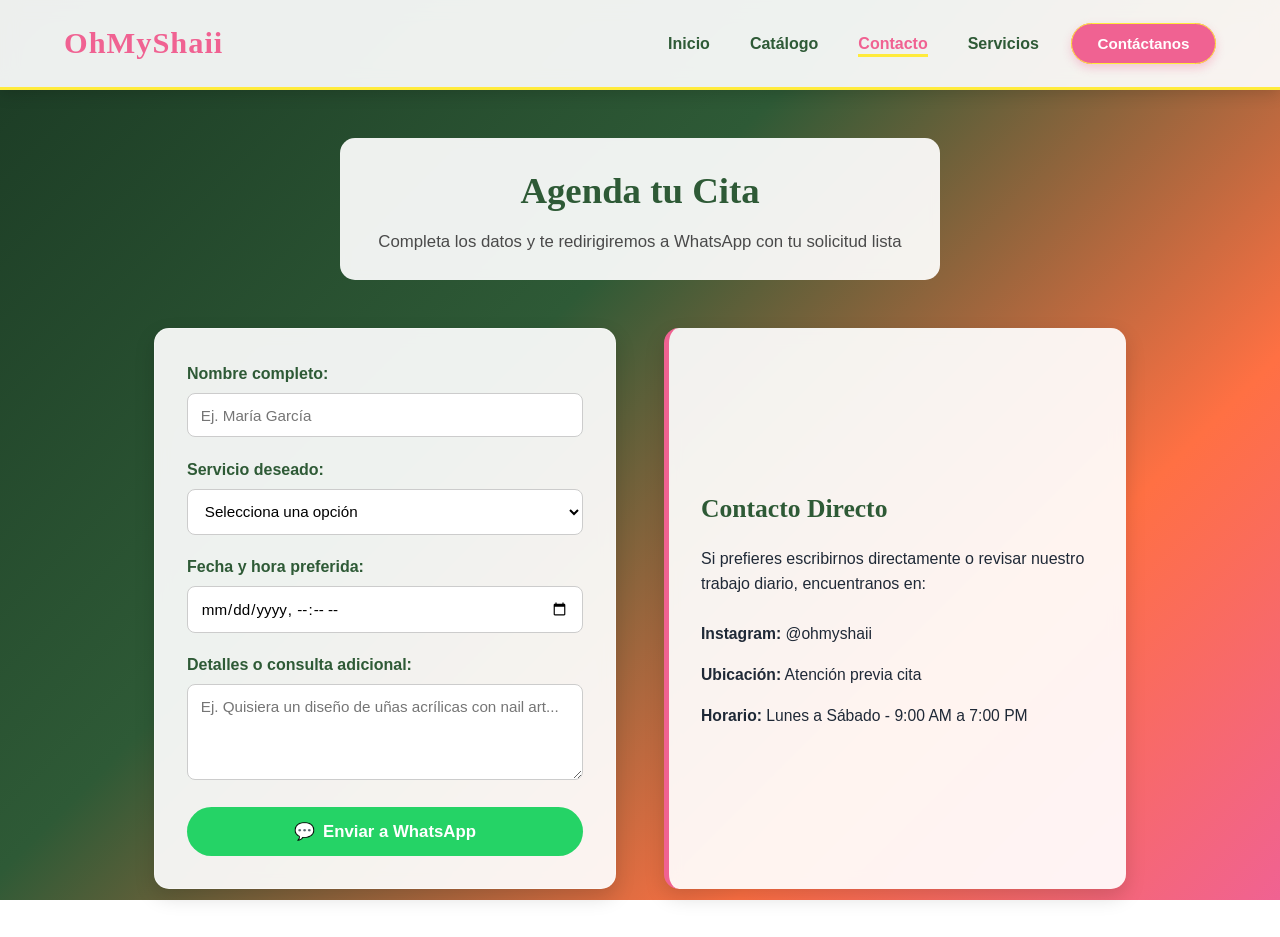
<file: Contacto.html>
<!DOCTYPE html>
<html lang="es">
<head>
    <meta charset="UTF-8">
    <meta name="viewport" content="width=device-width, initial-scale=1.0">
    <title>Contacto & Citas | OhMyShaii</title>
    <link rel="stylesheet" href="../Css/variables.css"> 
    <link rel="stylesheet" href="../Css/styles.css">
</head>
<body>

    <!-- Header / Navbar -->
    <header class="header">
        <div class="logo">
            <a href="Index.html">OhMyShaii</a>
        </div>

        <!-- Checkbox oculto para desplegar el menú hamburguesa -->
        <input type="checkbox" id="menu-toggle" class="menu-checkbox">
        
        <!-- Botón del menú hamburguesa -->
        <label for="menu-toggle" class="menu-btn">
            <span></span>
            <span></span>
            <span></span>
        </label>

        <!-- Navegación principal -->
        <nav class="nav-bar">
            <ul class="nav-link">
                <li><a href="Index.html">Inicio</a></li>
                <li><a href="Catalogo.html">Catálogo</a></li>
                <li><a href="Contacto.html" class="active">Contacto</a></li>
                <li><a href="Servicios.html">Servicios</a></li>
            </ul>
            <div class="nav-cta">
                <a href="Contacto.html">Contáctanos</a>
            </div>
        </nav>
    </header>

    <!-- Sección de Contacto -->
    <section class="contacto-container">
        <div class="titulo-seccion">
            <h2>Agenda tu Cita</h2>
            <p>Completa los datos y te redirigiremos a WhatsApp con tu solicitud lista</p>
        </div>

        <div class="contacto-wrapper">
            <!-- Formulario de Agendamiento -->
            <form id="whatsapp-form" class="contacto-form">
                <div class="form-group">
                    <label for="nombre">Nombre completo:</label>
                    <input type="text" id="nombre" placeholder="Ej. María García" required>
                </div>

                <div class="form-group">
                    <label for="servicio">Servicio deseado:</label>
                    <select id="servicio" required>
                        <option value="" disabled selected>Selecciona una opción</option>
                        <option value="Uñas">Uñas (Manicura, Esculpidas, Gel)</option>
                        <option value="Cejas">Cejas (Diseño, Henna, Laminado)</option>
                        <option value="Pestañas">Pestañas (Lifting, Extensiones)</option>
                        <option value="Combo">Combo Especial</option>
                    </select>
                </div>

                <div class="form-group">
                    <label for="fecha">Fecha y hora preferida:</label>
                    <input type="datetime-local" id="fecha" required>
                </div>

                <div class="form-group">
                    <label for="mensaje">Detalles o consulta adicional:</label>
                    <textarea id="mensaje" rows="4" placeholder="Ej. Quisiera un diseño de uñas acrílicas con nail art..."></textarea>
                </div>

                <button type="submit" class="btn-whatsapp">
                    <span class="ws-icon">💬</span> Enviar a WhatsApp
                </button>
            </form>

            <!-- Información Directa -->
            <div class="contacto-info">
                <h3>Contacto Directo</h3>
                <p>Si prefieres escribirnos directamente o revisar nuestro trabajo diario, encuentranos en:</p>
                <ul>
                    <li><strong>Instagram:</strong> @ohmyshaii</li>
                    <li><strong>Ubicación:</strong> Atención previa cita</li>
                    <li><strong>Horario:</strong> Lunes a Sábado - 9:00 AM a 7:00 PM</li>
                </ul>
            </div>
        </div>
    </section>

    <script>
        document.getElementById('whatsapp-form').addEventListener('submit', function(e) {
            e.preventDefault();

            // Reemplazar por el número de WhatsApp de la dueña (con código de país, sin espacios ni '+')
            const numeroTelefono = "584244508627"; 

            // Obtener los valores del formulario
            const nombre = document.getElementById('nombre').value.trim();
            const servicio = document.getElementById('servicio').value;
            const fechaInput = document.getElementById('fecha').value;
            const mensaje = document.getElementById('mensaje').value.trim();

            // Formatear la fecha
            const fechaFormateada = fechaInput ? fechaInput.replace('T', ' a las ') : 'Por acordar';

            // Construir el texto estructurado
            let textoMensaje = `¡Hola OhMyShaii! ✨ Quisiera agendar una cita.\n\n`;
            textoMensaje += `📌 *Nombre:* ${nombre}\n`;
            textoMensaje += `💅 *Servicio:* ${servicio}\n`;
            textoMensaje += `📅 *Fecha/Hora preferida:* ${fechaFormateada}\n`;
            
            if (mensaje) {
                textoMensaje += `💬 *Detalles adicionales:* ${mensaje}\n`;
            }

            // Codificar el texto para la URL de WhatsApp
            const mensajeURL = encodeURIComponent(textoMensaje);
            const urlWhatsApp = `https://wa.me/${numeroTelefono}?text=${mensajeURL}`;

            // Abrir la API de WhatsApp en una pestaña nueva
            window.open(urlWhatsApp, '_blank');
        });
    </script>
</body>
</html>
</file>
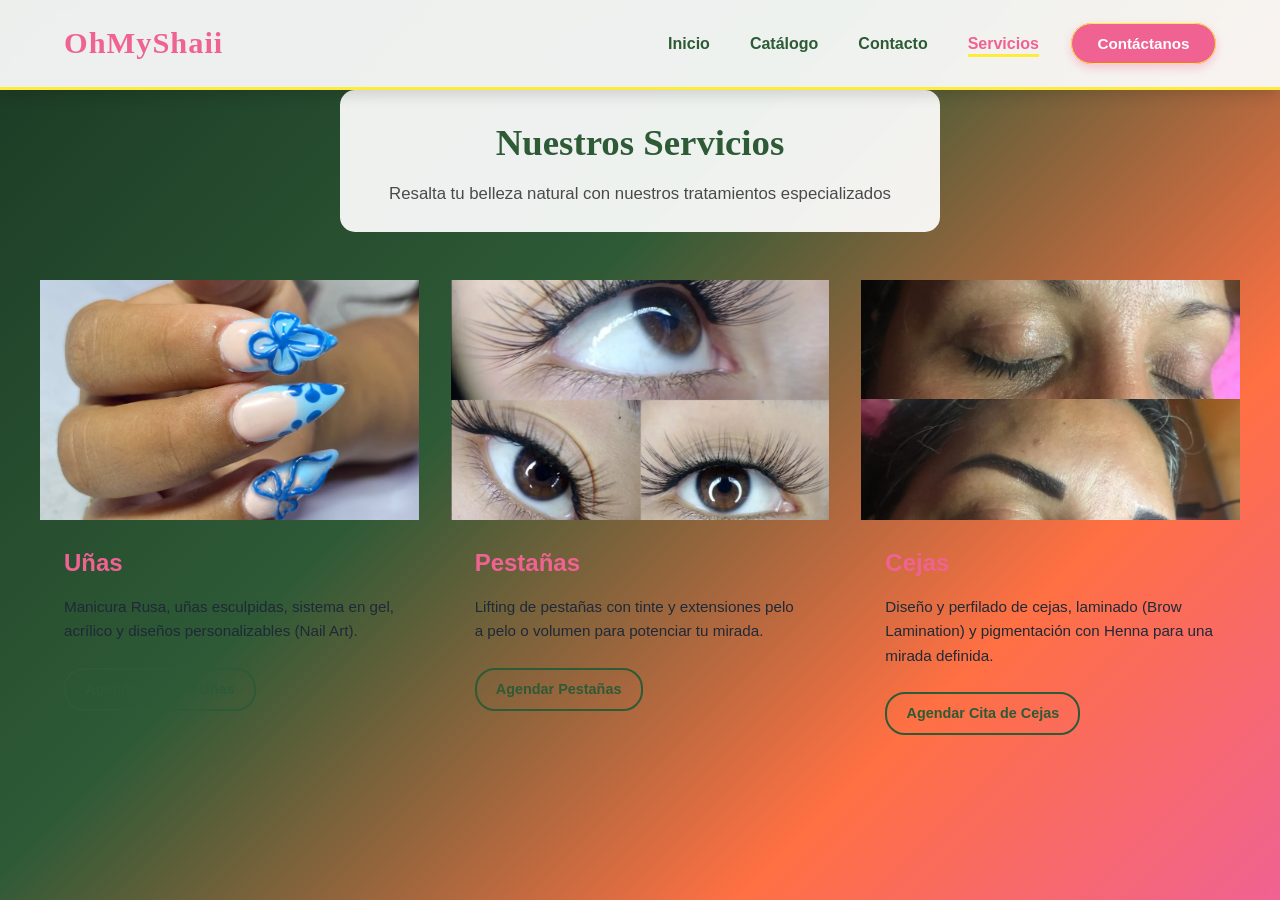
<file: Servicios.html>
<!DOCTYPE html>
<html lang="es">
<head>
    <meta charset="UTF-8">
    <meta name="viewport" content="width=device-width, initial-scale=1.0">
    <title>Servicios | OhMyShaii</title>
    <link rel="stylesheet" href="../Css/variables.css"> 
    <link rel="stylesheet" href="../Css/styles.css">
</head>
<body>
    <header class="header">
        <div class="logo">
            <a href="Index.html">OhMyShaii</a>
        </div>

        <!-- Checkbox oculto para menú responsive -->
        <input type="checkbox" id="menu-toggle" class="menu-checkbox">
        
        <!-- Botón menú hamburguesa -->
        <label for="menu-toggle" class="menu-btn">
            <span></span>
            <span></span>
            <span></span>
        </label>

        <nav class="nav-bar">
            <ul class="nav-link">
                <li><a href="Index.html">Inicio</a></li>
                <li><a href="Catalogo.html">Catálogo</a></li>
                <li><a href="Contacto.html">Contacto</a></li>
                <li><a href="Servicios.html" class="active">Servicios</a></li>
            </ul>
            <div class="nav-cta">
                <a href="Contacto.html">Contáctanos</a>
            </div>
        </nav>
    </header>

    <section class="Servicios">
        <div class="titulo-seccion">
            <h2>Nuestros Servicios</h2>
            <p>Resalta tu belleza natural con nuestros tratamientos especializados</p>
        </div>

        <div class="servicios-container">
            <article class="servicios-card">
                <div class="servicio-img">
                    <img src="../assets/1.png" alt="Servicios de Uñas OhMyShaii">
                </div>
                <div class="servicio-info">
                    <h3>Uñas</h3>
                    <p>Manicura Rusa, uñas esculpidas, sistema en gel, acrílico y diseños personalizables (Nail Art).</p>
                    <a href="Contacto.html" class="btn-servicio">Agendar Cita de Uñas</a>
                </div>
            </article>
             
            <article class="servicios-card">
                <div class="servicio-img">
                    <img src="../assets/2.png" alt="Servicios de Pestañas OhMyShaii">
                </div>
                <div class="servicio-info">
                    <h3>Pestañas</h3>
                    <p>Lifting de pestañas con tinte y extensiones pelo a pelo o volumen para potenciar tu mirada.</p>
                    <a href="Contacto.html" class="btn-servicio">Agendar Pestañas</a>
                </div>
            </article>

            <article class="servicios-card">
                <div class="servicio-img">
                    <img src="../assets/3.png" alt="Servicios de Cejas OhMyShaii">
                </div>
                <div class="servicio-info">
                    <h3>Cejas</h3>
                    <p>Diseño y perfilado de cejas, laminado (Brow Lamination) y pigmentación con Henna para una mirada definida.</p>
                    <a href="Contacto.html" class="btn-servicio">Agendar Cita de Cejas</a>
                </div>
            </article>
        </div>
    </section>
</body>
</html>
</file>
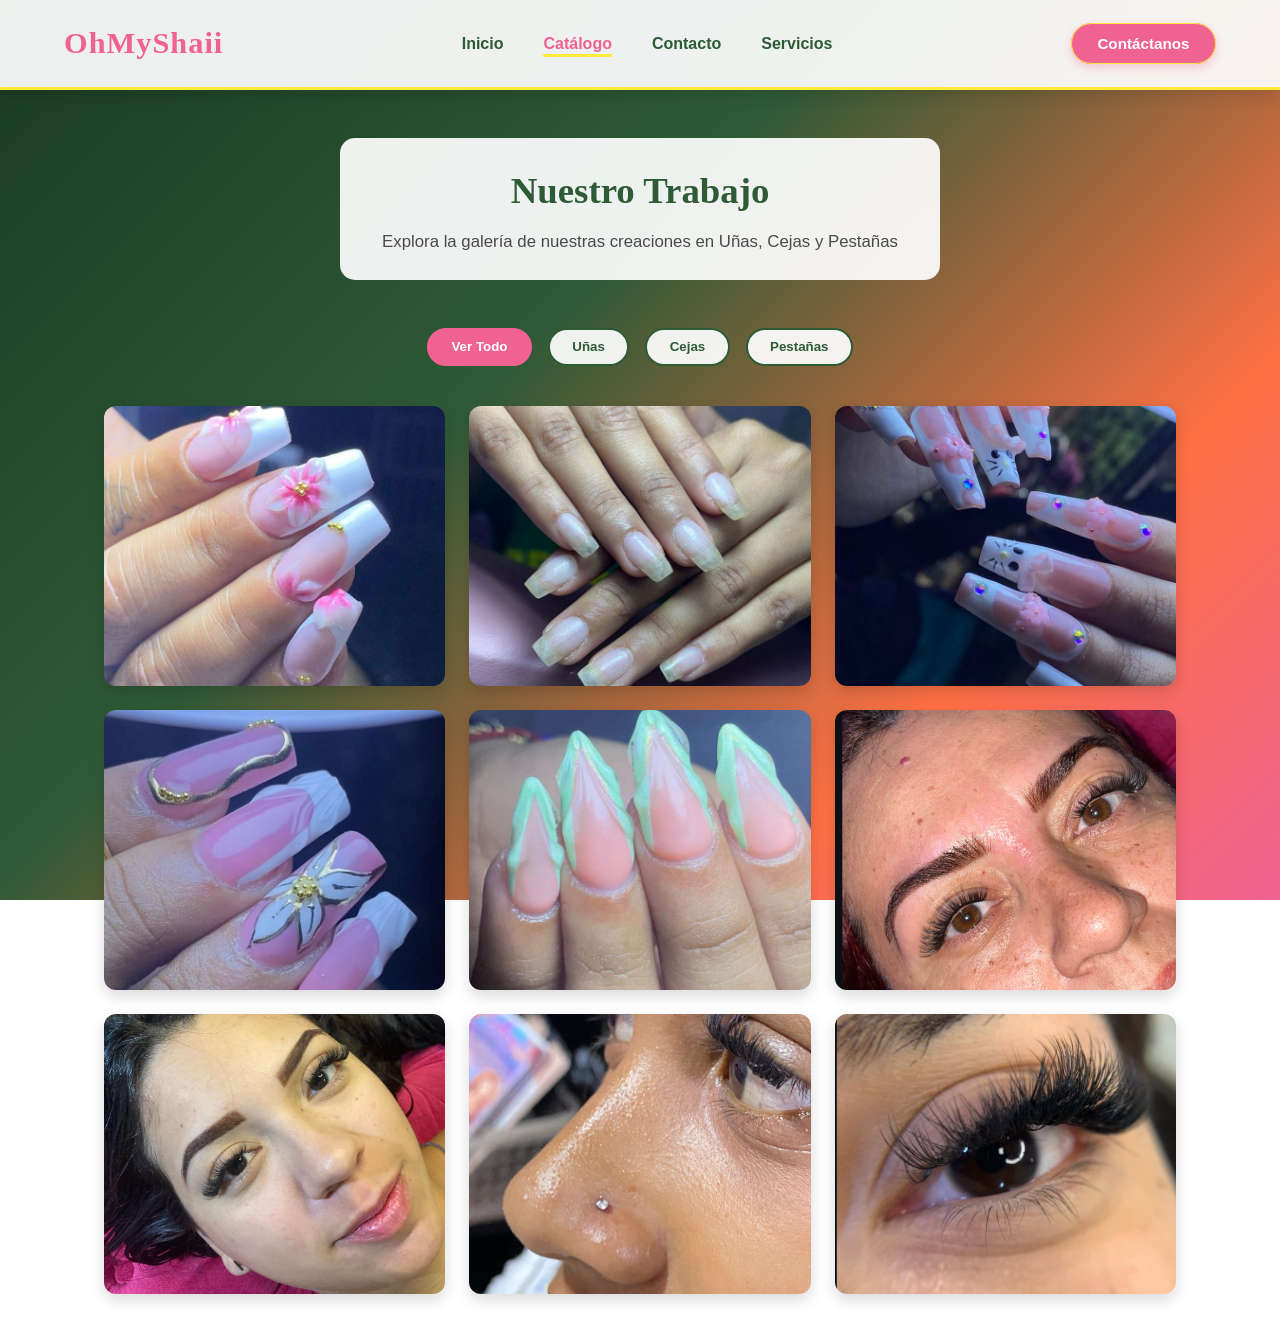
<file: Index/Catalogo.html>
<!DOCTYPE html>
<html lang="es">
<head>
    <meta charset="UTF-8">
    <meta name="viewport" content="width=device-width, initial-scale=1.0">
    <title>Catálogo | OhMyShaii</title>
    <link rel="stylesheet" href="../Css/variables.css"> 
    <link rel="stylesheet" href="../Css/styles.css">
</head>
<body>

    <!-- Header / Navbar -->
    <header class="header">
        <div class="logo">
            <a href="Index.html">OhMyShaii</a>
        </div>
        <nav class="nav-bar">
            <ul class="nav-link">
                <li><a href="Index.html">Inicio</a></li>
                <li><a href="Catalogo.html" class="active">Catálogo</a></li>
                <li><a href="Contacto.html">Contacto</a></li>
                <li><a href="Servicios.html">Servicios</a></li>
            </ul>
        </nav>
        <div class="nav-cta">
            <a href="Contacto.html">Contáctanos</a>
        </div>
    </header>

    <!-- Sección Catálogo -->
    <main class="catalogo-section">
        <div class="titulo-seccion">
            <h2>Nuestro Trabajo</h2>
            <p>Explora la galería de nuestras creaciones en Uñas, Cejas y Pestañas</p>
        </div>

        <!-- Botones para filtrar por Álbum -->
        <div class="album-tabs">
            <button class="tab-btn active" onclick="filtrarAlbum('todas')">Ver Todo</button>
            <button class="tab-btn" onclick="filtrarAlbum('unas')">Uñas</button>
            <button class="tab-btn" onclick="filtrarAlbum('cejas')">Cejas</button>
            <button class="tab-btn" onclick="filtrarAlbum('pestanas')">Pestañas</button>
        </div>

        <!-- Galería de Fotos -->
        <div class="galeria-grid">
            <!-- Uñas -->
            <div class="galeria-item unas" onclick="abrirLightbox(this)">
                <img src="../assets/WhatsApp Image 2026-09-01 at 9.06.03 PM.jpeg" alt="Diseño de Uñas 1">
                <div class="overlay"><span>Uñas</span></div>
            </div>
            <div class="galeria-item unas" onclick="abrirLightbox(this)">
                <img src="../assets/4.jpeg" alt="Diseño de Uñas 2">
                <div class="overlay"><span>Uñas</span></div>
            </div>
            <div class="galeria-item unas" onclick="abrirLightbox(this)">
                <img src="../assets/5.jpeg" alt="Diseño de Uñas 2">
                <div class="overlay"><span>Uñas</span></div>
            </div>
            <div class="galeria-item unas" onclick="abrirLightbox(this)">
                <img src="../assets/6.jpeg" alt="Diseño de Uñas 2">
                <div class="overlay"><span>Uñas</span></div>
            </div>
            <div class="galeria-item unas" onclick="abrirLightbox(this)">
                <img src="../assets/7.jpeg" alt="Diseño de Uñas 2">
                <div class="overlay"><span>Uñas</span></div>
            </div>

            <!-- Cejas -->
            <div class="galeria-item cejas" onclick="abrirLightbox(this)">
                <img src="../assets/cejas 1.png" alt="Diseño de Cejas 1">
                <div class="overlay"><span>Cejas</span></div>
            </div>
            <div class="galeria-item cejas" onclick="abrirLightbox(this)">
                <img src="../assets/cejas 2.png" alt="Diseño de Cejas 2">
                <div class="overlay"><span>Cejas</span></div>
            </div>

            <!-- Pestañas -->
            <div class="galeria-item pestanas" onclick="abrirLightbox(this)">
                <img src="../assets/pestañas 1.png" alt="Diseño de Pestañas 1">
                <div class="overlay"><span>Pestañas</span></div>
            </div>
            <div class="galeria-item pestanas" onclick="abrirLightbox(this)">
                <img src="../assets/pestañas 2.png" alt="Diseño de Pestañas 2">
                <div class="overlay"><span>Pestañas</span></div>
            </div>
        </div>
    </main>

    <!-- Modal Lightbox (Visor de fotos ampliada) -->
    <div id="lightbox" class="lightbox" onclick="cerrarLightbox()">
        <span class="cerrar">&times;</span>
        <img class="lightbox-contenido" id="img-ampliada">
        <div id="caption"></div>
    </div>

    <!-- Script en línea para interactividad rápida -->
    <script>
        // Filtrar imágenes por tipo de álbum
        function filtrarAlbum(categoria) {
            const botones = document.querySelectorAll('.tab-btn');
            const items = document.querySelectorAll('.galeria-item');

            botones.forEach(btn => btn.classList.remove('active'));
            event.target.classList.add('active');

            items.forEach(item => {
                if (categoria === 'todas' || item.classList.contains(categoria)) {
                    item.style.display = 'block';
                } else {
                    item.style.display = 'none';
                }
            });
        }

        // Abrir visor de imagen a tamaño completo
        function abrirLightbox(elemento) {
            const modal = document.getElementById('lightbox');
            const imgAmpliada = document.getElementById('img-ampliada');
            const captionText = document.getElementById('caption');
            const imagenOriginal = elemento.querySelector('img');

            modal.style.display = 'flex';
            imgAmpliada.src = imagenOriginal.src;
            captionText.innerHTML = imagenOriginal.alt;
        }

        // Cerrar visor
        function cerrarLightbox() {
            document.getElementById('lightbox').style.display = 'none';
        }
    </script>
</body>
</html>
</file>
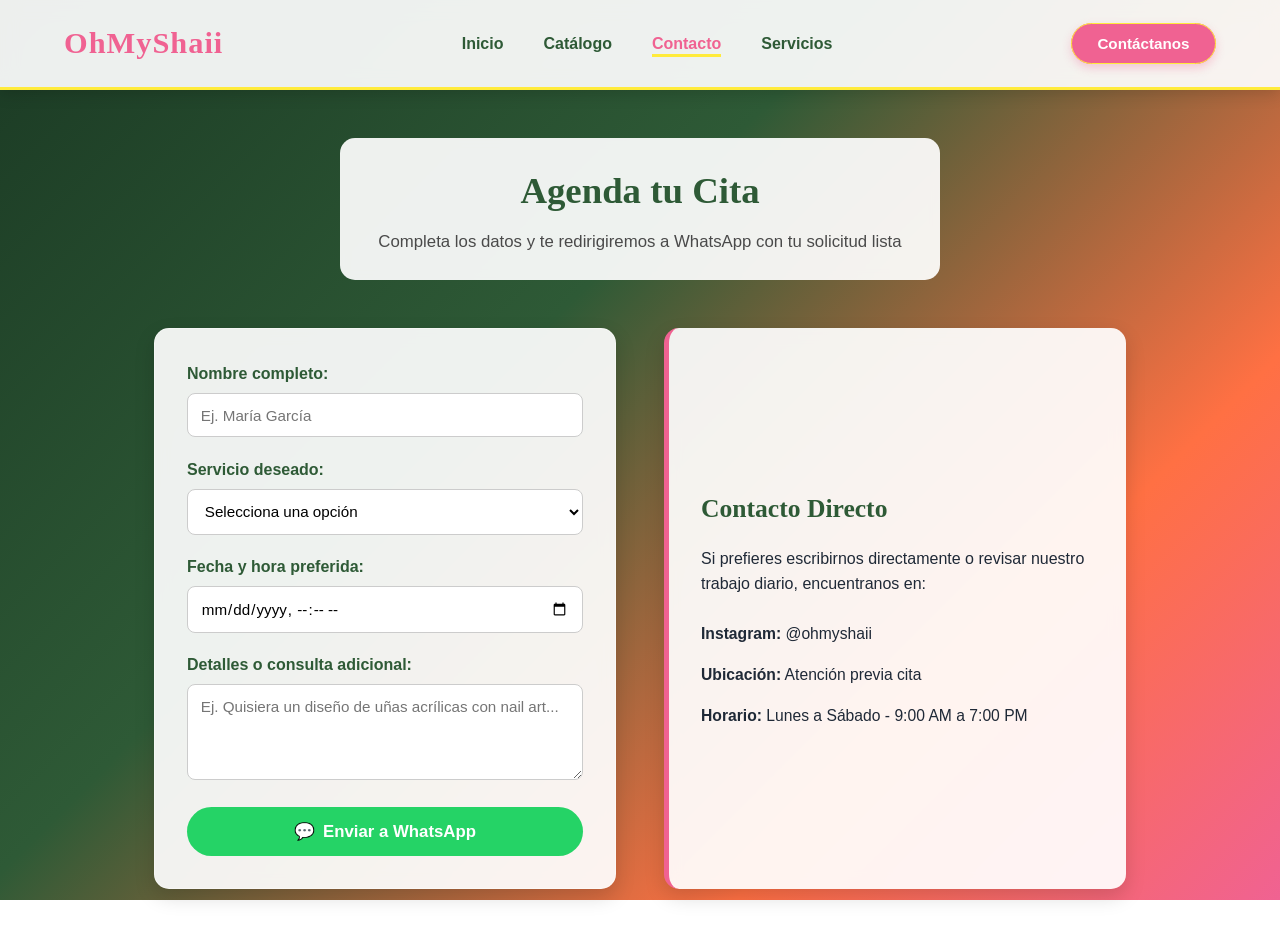
<file: Index/Contacto.html>
<!DOCTYPE html>
<html lang="es">
<head>
    <meta charset="UTF-8">
    <meta name="viewport" content="width=device-width, initial-scale=1.0">
    <title>Contacto & Citas | OhMyShaii</title>
    <link rel="stylesheet" href="../Css/variables.css"> 
    <link rel="stylesheet" href="../Css/styles.css">
</head>
<body>

    <!-- Header / Navbar -->
    <header class="header">
        <div class="logo">
            <a href="Index.html">OhMyShaii</a>
        </div>
        <nav class="nav-bar">
            <ul class="nav-link">
                <li><a href="Index.html">Inicio</a></li>
                <li><a href="Catalogo.html">Catálogo</a></li>
                <li><a href="Contacto.html" class="active">Contacto</a></li>
                <li><a href="Servicios.html">Servicios</a></li>
            </ul>
        </nav>
        <div class="nav-cta">
            <a href="Contacto.html">Contáctanos</a>
        </div>
    </header>

    <!-- Sección de Contacto -->
    <section class="contacto-container">
        <div class="titulo-seccion">
            <h2>Agenda tu Cita</h2>
            <p>Completa los datos y te redirigiremos a WhatsApp con tu solicitud lista</p>
        </div>

        <div class="contacto-wrapper">
            <!-- Formulario de Agendamiento -->
            <form id="whatsapp-form" class="contacto-form">
                <div class="form-group">
                    <label for="nombre">Nombre completo:</label>
                    <input type="text" id="nombre" placeholder="Ej. María García" required>
                </div>

                <div class="form-group">
                    <label for="servicio">Servicio deseado:</label>
                    <select id="servicio" required>
                        <option value="" disabled selected>Selecciona una opción</option>
                        <option value="Uñas">Uñas (Manicura, Esculpidas, Gel)</option>
                        <option value="Cejas">Cejas (Diseño, Henna, Laminado)</option>
                        <option value="Pestañas">Pestañas (Lifting, Extensiones)</option>
                        <option value="Combo">Combo Especial</option>
                    </select>
                </div>

                <div class="form-group">
                    <label for="fecha">Fecha y hora preferida:</label>
                    <input type="datetime-local" id="fecha" required>
                </div>

                <div class="form-group">
                    <label for="mensaje">Detalles o consulta adicional:</label>
                    <textarea id="mensaje" rows="4" placeholder="Ej. Quisiera un diseño de uñas acrílicas con nail art..."></textarea>
                </div>

                <button type="submit" class="btn-whatsapp">
                    <span class="ws-icon">💬</span> Enviar a WhatsApp
                </button>
            </form>

            <!-- Información Directa -->
            <div class="contacto-info">
                <h3>Contacto Directo</h3>
                <p>Si prefieres escribirnos directamente o revisar nuestro trabajo diario, encuentranos en:</p>
                <ul>
                    <li><strong>Instagram:</strong> @ohmyshaii</li>
                    <li><strong>Ubicación:</strong> Atención previa cita</li>
                    <li><strong>Horario:</strong> Lunes a Sábado - 9:00 AM a 7:00 PM</li>
                </ul>
            </div>
        </div>
    </section>

    <script>
        document.getElementById('whatsapp-form').addEventListener('submit', function(e) {
            e.preventDefault();

            // Reemplazar por el número de WhatsApp de la dueña (con código de país, sin espacios ni '+')
            const numeroTelefono = "584244508627"; 

            // Obtener los valores del formulario
            const nombre = document.getElementById('nombre').value.trim();
            const servicio = document.getElementById('servicio').value;
            const fechaInput = document.getElementById('fecha').value;
            const mensaje = document.getElementById('mensaje').value.trim();

            // Formatear la fecha
            const fechaFormateada = fechaInput ? fechaInput.replace('T', ' a las ') : 'Por acordar';

            // Construir el texto estructurado
            let textoMensaje = `¡Hola OhMyShaii! ✨ Quisiera agendar una cita.\n\n`;
            textoMensaje += `📌 *Nombre:* ${nombre}\n`;
            textoMensaje += `💅 *Servicio:* ${servicio}\n`;
            textoMensaje += `📅 *Fecha/Hora preferida:* ${fechaFormateada}\n`;
            
            if (mensaje) {
                textoMensaje += `💬 *Detalles adicionales:* ${mensaje}\n`;
            }

            // Codificar el texto para la URL de WhatsApp
            const mensajeURL = encodeURIComponent(textoMensaje);
            const urlWhatsApp = `https://wa.me/${numeroTelefono}?text=${mensajeURL}`;

            // Abrir la API de WhatsApp en una pestaña nueva
            window.open(urlWhatsApp, '_blank');
        });
    </script>
</body>
</html>
</file>
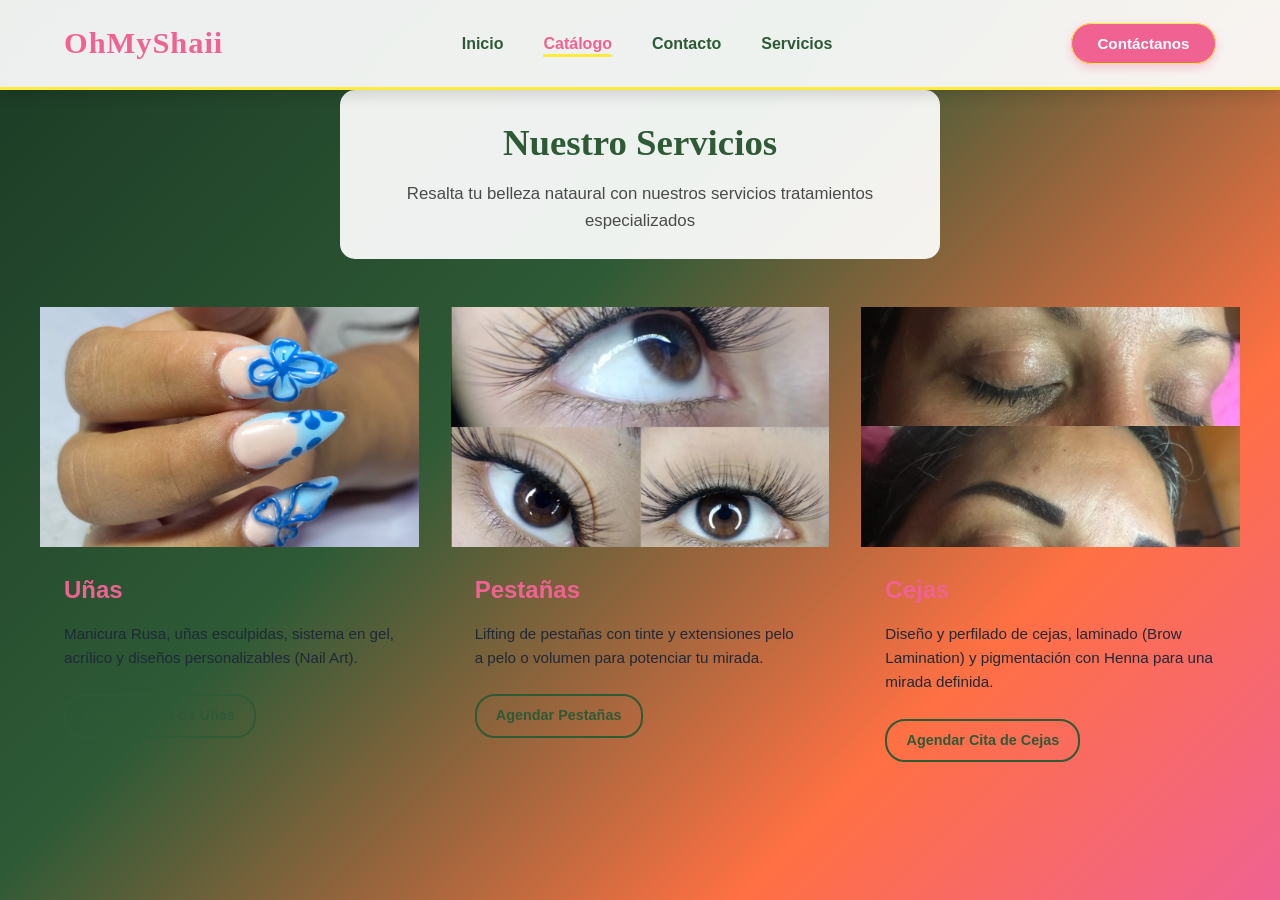
<file: Index/Servicios.html>
<!DOCTYPE html>
<html lang="en">
<head>
    <meta charset="UTF-8">
    <meta name="viewport" content="width=device-width, initial-scale=1.0">
    <title>Servicios</title>
    <link rel="stylesheet" href="../Css/variables.css"> 
    <link rel="stylesheet" href="../Css/styles.css">
</head>
<body>
    <header class="header">
        <div class="logo">
            <a href="Index.html">OhMyShaii</a>
        </div>
        <nav class="nav-bar">
            <ul class="nav-link">
                <li><a href="Index.html">Inicio</a></li>
                <li><a href="Catalogo.html" class="active">Catálogo</a></li>
                <li><a href="Contacto.html">Contacto</a></li>
                <li><a href="Servicios.html">Servicios</a></li>
            </ul>
        </nav>
        <div class="nav-cta">
            <a href="Contacto.html">Contáctanos</a>
        </div>
    </header>


    <section class="Servicios">
    <div class="titulo-seccion">
        <h2>Nuestro Servicios</h2>
        <p>Resalta tu belleza nataural con nuestros servicios tratamientos especializados</p>
    </div>

    <div class="servicios-container">
        <article class="servicios-card">
            <div class="servicio-img">
                <img src="../assets/1.png" alt="Servicios de Uñas OhMyShaii">
            </div>
            <div class="servicio-info">
                <h3>Uñas</h3>
                <p>Manicura Rusa, uñas esculpidas, sistema en gel, acrílico y diseños personalizables (Nail Art).</p>
                <a href="Contacto.html" class="btn-servicio">Agendar Cita de Uñas</a>
            </div>
        </article>
         
        <article class="servicios-card">
            <div class="servicio-img">
                <img src="../assets/2.png" alt="Servicios de Uñas OhMyShaii">
            </div>
            <div class="servicio-info">
                <h3>Pestañas</h3>
                <p>Lifting de pestañas con tinte y extensiones pelo a pelo o volumen para potenciar tu mirada.</p>
                <a href="Contacto.html" class="btn-servicio">Agendar Pestañas</a>
            </div>
        </article>

         <article class="servicios-card">
            <div class="servicio-img">
                <img src="../assets/3.png" alt="Servicios de Uñas OhMyShaii">
            </div>
            <div class="servicio-info">
                <h3>Cejas</h3>
                <p>Diseño y perfilado de cejas, laminado (Brow Lamination) y pigmentación con Henna para una mirada definida.</p>
                <a href="Contacto.html" class="btn-servicio">Agendar Cita de Cejas</a>
            </div>
        </article>
    </div>
</section>
</body>
</html>
</file>
<file: Css/variables.css>
:root {
  /* Marca (Logo) */
  --rosa-logo: #F06292;        /* Rosa principal del círculo */
  --amarillo-logo: #FFEB3B;    /* Amarillo/Oro del texto */
  --blanco-lirio: #FFFFFF;     /* Blanco de la flor y contornos */

  /* Colores de Moodboard (Verde y Naranja) */
  --verde-esmeralda: #2E5A36;  /* Verde profundo orgánico */
  --verde-claro: #88B04B;      /* Verde oliva/hoja fresco */
  --naranja-sol: #FF7043;      /* Naranja cálido sunset */

  /* Textos y Sombras */
  --texto-oscuro: #1F2937;
  --sombra-suave: rgba(0, 0, 0, 0.08);
}
</file>
<file: Css/styles.css>
/* --- VARIABLES Y PALETA DE COLORES --- */
:root {
  /* Marca / Logotipo */
  --rosa-principal: #F06292;
  --oro-texto: #FFEB3B;
  --blanco-lirio: #FFFFFF;

  /* Moodboard (Verde y Naranja) */
  --verde-bosque: #1b3a24;
  --verde-esmeralda: #2e5a36;
  --verde-suave: rgba(232, 245, 233, 0.9);
  --naranja-sol: #FF7043;
  
  /* Lectura y UI */
  --texto-oscuro: #1F2937;
  --sombra: rgba(0, 0, 0, 0.15);
  --fondo-tarjeta: rgba(255, 255, 255, 0.92);
}

/* --- RESET Y BASE --- */
* {
  margin: 0;
  padding: 0;
  box-sizing: border-box;
}

body {
  font-family: 'Poppins', 'Segoe UI', sans-serif;
  color: var(--texto-oscuro);
  line-height: 1.6;
  
  /* FONDO COMBINADO: Verde Esmeralda -> Naranja Sol -> Rosa Logo */
  background: linear-gradient(
    135deg, 
    var(--verde-bosque) 0%, 
    var(--verde-esmeralda) 40%, 
    var(--naranja-sol) 75%, 
    var(--rosa-principal) 100%
  );
  background-attachment: fixed;
  min-height: 100vh;
}

/* --- HEADER / NAVBAR --- */
.header {
  display: flex;
  justify-content: space-between;
  align-items: center;
  padding: 1.2rem 5%;
  background-color: rgba(255, 255, 255, 0.92);
  backdrop-filter: blur(10px);
  border-bottom: 3px solid var(--oro-texto);
  box-shadow: 0 4px 15px var(--sombra);
  position: sticky;
  top: 0;
  z-index: 1000;
}

/* Logo */
.logo a {
  font-family: 'Playfair Display', serif;
  font-size: 1.9rem;
  font-weight: 700;
  color: var(--rosa-principal);
  text-decoration: none;
  letter-spacing: 1px;
}

/* Ocultar elementos de menú hamburguesa por defecto en PC */
.menu-checkbox,
.menu-btn {
  display: none;
}

/* Menú de navegación (.nav-bar y .nav-link) */
.nav-bar {
  display: flex;
  align-items: center;
  gap: 2rem;
}

.nav-link {
  display: flex;
  list-style: none;
  gap: 2.5rem;
}

.nav-link a {
  text-decoration: none;
  color: var(--verde-esmeralda);
  font-size: 1rem;
  font-weight: 600;
  position: relative;
  transition: color 0.3s ease;
}

/* Subrayado en hover usando el tono amarillo/oro */
.nav-link a::after {
  content: '';
  position: absolute;
  width: 0;
  height: 3px;
  bottom: -5px;
  left: 0;
  background-color: var(--oro-texto);
  transition: width 0.3s ease;
}

.nav-link a:hover::after,
.nav-link a.active::after {
  width: 100%;
}

.nav-link a:hover,
.nav-link a.active {
  color: var(--rosa-principal);
}

/* Botón CTA (.nav-cta) */
.nav-cta a {
  background-color: var(--rosa-principal);
  color: var(--blanco-lirio);
  padding: 0.7rem 1.6rem;
  border-radius: 30px;
  text-decoration: none;
  font-size: 0.95rem;
  font-weight: 600;
  border: 1px solid var(--oro-texto);
  box-shadow: 0 4px 10px rgba(240, 98, 146, 0.3);
  transition: all 0.3s ease;
}

.nav-cta a:hover {
  background-color: var(--naranja-sol);
  transform: translateY(-2px);
  box-shadow: 0 6px 15px rgba(255, 112, 67, 0.4);
}

/* --- SECCIÓN GENERAL DE SERVICIOS --- */
.servicios {
  padding: 4rem 5%;
}

.titulo-seccion {
  text-align: center;
  margin-bottom: 3rem;
  background: var(--fondo-tarjeta);
  padding: 1.5rem;
  border-radius: 15px;
  max-width: 600px;
  margin-left: auto;
  margin-right: auto;
  backdrop-filter: blur(5px);
}

.titulo-seccion h2 {
  font-family: 'Playfair Display', serif;
  font-size: 2.3rem;
  color: var(--verde-esmeralda);
  margin-bottom: 0.5rem;
}

.titulo-seccion p {
  color: #4a4a4a;
  font-size: 1.05rem;
}

/* Grid de Tarjetas */
.servicios-container {
  display: grid;
  grid-template-columns: repeat(auto-fit, minmax(280px, 1fr));
  gap: 2rem;
  max-width: 1200px;
  margin: 0 auto;
}

/* Estructura de la Tarjeta con Cristal de Fondo */
.servicio-card {
  background-color: var(--fondo-tarjeta);
  border-radius: 15px;
  overflow: hidden;
  box-shadow: 0 8px 20px var(--sombra);
  border: 1px solid rgba(255, 255, 255, 0.4);
  backdrop-filter: blur(8px);
  transition: transform 0.3s ease, box-shadow 0.3s ease;
  display: flex;
  flex-direction: column;
}

.servicio-card:hover {
  transform: translateY(-8px);
  box-shadow: 0 12px 30px rgba(0, 0, 0, 0.25);
}

/* Manejo de Imágenes */
.servicio-img {
  width: 100%;
  height: 240px;
  overflow: hidden;
}

.servicio-img img {
  width: 100%;
  height: 100%;
  object-fit: cover;
  transition: transform 0.4s ease;
}

.servicio-card:hover .servicio-img img {
  transform: scale(1.06);
}

/* Contenido de la Tarjeta */
.servicio-info {
  padding: 1.5rem;
  display: flex;
  flex-direction: column;
  flex-grow: 1;
}

.servicio-info h3 {
  font-size: 1.5rem;
  color: var(--rosa-principal);
  margin-bottom: 0.8rem;
}

.servicio-info p {
  font-size: 0.95rem;
  color: var(--texto-oscuro);
  margin-bottom: 1.5rem;
  flex-grow: 1;
}

/* Botón secundario por tarjeta */
.btn-servicio {
  align-self: start;
  text-decoration: none;
  color: var(--verde-esmeralda);
  border: 2px solid var(--verde-esmeralda);
  padding: 0.5rem 1.2rem;
  border-radius: 20px;
  font-weight: 600;
  font-size: 0.9rem;
  transition: all 0.3s ease;
}

.btn-servicio:hover {
  background-color: var(--verde-esmeralda);
  color: var(--blanco-lirio);
}

/* --- ESTILOS DEL CATÁLOGO Y ÁLBUM --- */
.catalogo-section {
  padding: 3rem 5%;
  max-width: 1200px;
  margin: 0 auto;
}

/* Pestañas de Filtrado */
.album-tabs {
  display: flex;
  justify-content: center;
  gap: 1rem;
  margin-bottom: 2.5rem;
  flex-wrap: wrap;
}

.tab-btn {
  background-color: var(--fondo-tarjeta);
  border: 2px solid var(--verde-esmeralda);
  color: var(--verde-esmeralda);
  padding: 0.6rem 1.4rem;
  border-radius: 25px;
  font-weight: 600;
  cursor: pointer;
  transition: all 0.3s ease;
}

.tab-btn:hover,
.tab-btn.active {
  background-color: var(--rosa-principal);
  border-color: var(--rosa-principal);
  color: var(--blanco-lirio);
}

/* Grilla de la Galería */
.galeria-grid {
  display: grid;
  grid-template-columns: repeat(auto-fill, minmax(260px, 1fr));
  gap: 1.5rem;
}

.galeria-item {
  position: relative;
  border-radius: 12px;
  overflow: hidden;
  height: 280px;
  cursor: pointer;
  box-shadow: 0 6px 15px var(--sombra);
}

.galeria-item img {
  width: 100%;
  height: 100%;
  object-fit: cover;
  transition: transform 0.4s ease;
}

/* Capa hover con texto */
.galeria-item .overlay {
  position: absolute;
  top: 0;
  left: 0;
  width: 100%;
  height: 100%;
  background: rgba(27, 58, 36, 0.75);
  display: flex;
  justify-content: center;
  align-items: center;
  opacity: 0;
  transition: opacity 0.3s ease;
}

.galeria-item .overlay span {
  color: var(--blanco-lirio);
  font-size: 1.2rem;
  font-weight: 700;
  border-bottom: 2px solid var(--oro-texto);
  padding-bottom: 4px;
}

.galeria-item:hover img {
  transform: scale(1.08);
}

.galeria-item:hover .overlay {
  opacity: 1;
}

/* --- LIGHTBOX (VISOR EN PANTALLA COMPLETA) --- */
.lightbox {
  display: none;
  position: fixed;
  z-index: 2000;
  left: 0;
  top: 0;
  width: 100%;
  height: 100%;
  background-color: rgba(0, 0, 0, 0.88);
  flex-direction: column;
  justify-content: center;
  align-items: center;
}

.lightbox-contenido {
  max-width: 85%;
  max-height: 80vh;
  border-radius: 10px;
  box-shadow: 0 0 20px rgba(255, 255, 255, 0.2);
  animation: zoomIn 0.3s ease;
}

#caption {
  margin-top: 15px;
  color: var(--blanco-lirio);
  font-size: 1.1rem;
}

.cerrar {
  position: absolute;
  top: 20px;
  right: 35px;
  color: var(--blanco-lirio);
  font-size: 40px;
  font-weight: bold;
  cursor: pointer;
  transition: color 0.2s ease;
}

.cerrar:hover {
  color: var(--rosa-principal);
}

@keyframes zoomIn {
  from { transform: scale(0.7); opacity: 0; }
  to { transform: scale(1); opacity: 1; }
}

/* --- HERO SECTION --- */
.hero {
  background: linear-gradient(rgba(27, 58, 36, 0.75), rgba(0, 0, 0, 0.65)), url('../assets/logotipo_2.jpeg') center/cover no-repeat;
  height: 75vh;
  display: flex;
  align-items: center;
  justify-content: center;
  text-align: center;
  color: var(--blanco-lirio);
  padding: 0 1rem;
  margin-bottom: 2rem;
}

.hero-content {
  max-width: 700px;
}

.hero-content h1 {
  font-family: 'Playfair Display', serif;
  font-size: 3rem;
  margin-bottom: 1rem;
  line-height: 1.2;
}

.hero-content p {
  font-size: 1.2rem;
  margin-bottom: 2rem;
}

.hero-buttons {
  display: flex;
  gap: 1rem;
  justify-content: center;
}

.btn-primary {
  background-color: var(--rosa-principal);
  color: var(--blanco-lirio);
  padding: 0.8rem 1.8rem;
  border-radius: 30px;
  text-decoration: none;
  font-weight: 600;
  border: 1px solid var(--oro-texto);
  transition: background-color 0.3s, transform 0.2s;
}

.btn-primary:hover {
  background-color: var(--naranja-sol);
  transform: translateY(-2px);
}

.btn-secondary {
  border: 2px solid var(--blanco-lirio);
  color: var(--blanco-lirio);
  padding: 0.8rem 1.8rem;
  border-radius: 30px;
  text-decoration: none;
  font-weight: 600;
  transition: all 0.3s;
}

.btn-secondary:hover {
  background-color: var(--blanco-lirio);
  color: var(--texto-oscuro);
}

/* --- HOME SERVICIOS --- */
.home-servicios {
  padding: 3rem 5%;
}

.servicios-grid-home {
  display: grid;
  grid-template-columns: repeat(auto-fit, minmax(250px, 1fr));
  gap: 2rem;
  max-width: 1100px;
  margin: 0 auto;
}

.card-home {
  background-color: var(--fondo-tarjeta);
  padding: 2rem;
  border-radius: 15px;
  border-left: 5px solid var(--verde-esmeralda);
  backdrop-filter: blur(8px);
  box-shadow: 0 8px 20px var(--sombra);
  transition: transform 0.3s;
}

.card-home:hover {
  transform: translateY(-5px);
}

.card-home h3 {
  color: var(--rosa-principal);
  font-size: 1.4rem;
  margin-bottom: 0.8rem;
}

.card-home a {
  display: inline-block;
  margin-top: 1rem;
  color: var(--verde-esmeralda);
  font-weight: 700;
  text-decoration: none;
}

/* --- BENEFICIOS --- */
.beneficios {
  background-color: rgba(27, 58, 36, 0.9);
  backdrop-filter: blur(8px);
  color: var(--blanco-lirio);
  padding: 4rem 5%;
  text-align: center;
  margin-top: 3rem;
}

.beneficios h2 {
  font-family: 'Playfair Display', serif;
  font-size: 2.2rem;
  margin-bottom: 2rem;
  color: var(--oro-texto);
}

.lista-beneficios {
  list-style: none;
  max-width: 600px;
  margin: 0 auto;
  display: flex;
  flex-direction: column;
  gap: 1.2rem;
  text-align: left;
}

/* --- FOOTER --- */
.footer {
  background-color: #121212;
  color: #a0a0a0;
  text-align: center;
  padding: 2rem;
  font-size: 0.9rem;
}

/* --- ESTILOS DE CONTACTO --- */
.contacto-container {
  padding: 3rem 5%;
  max-width: 1100px;
  margin: 0 auto;
}

.contacto-wrapper {
  display: grid;
  grid-template-columns: repeat(auto-fit, minmax(320px, 1fr));
  gap: 3rem;
  margin-top: 2rem;
}

/* Formulario */
.contacto-form {
  background-color: var(--fondo-tarjeta);
  padding: 2rem;
  border-radius: 15px;
  box-shadow: 0 8px 20px var(--sombra);
  border: 1px solid rgba(255, 255, 255, 0.4);
  backdrop-filter: blur(8px);
}

.form-group {
  margin-bottom: 1.2rem;
}

.form-group label {
  display: block;
  font-weight: 600;
  margin-bottom: 0.4rem;
  color: var(--verde-esmeralda);
}

.form-group input,
.form-group select,
.form-group textarea {
  width: 100%;
  padding: 0.8rem;
  border: 1px solid #ccc;
  border-radius: 8px;
  font-family: inherit;
  font-size: 0.95rem;
  background-color: #ffffff;
  transition: border-color 0.3s;
}

.form-group input:focus,
.form-group select:focus,
.form-group textarea:focus {
  outline: none;
  border-color: var(--rosa-principal);
}

/* Botón WhatsApp */
.btn-whatsapp {
  width: 100%;
  background-color: #25d366;
  color: #ffffff;
  border: none;
  padding: 0.9rem;
  border-radius: 30px;
  font-size: 1.05rem;
  font-weight: 700;
  cursor: pointer;
  display: flex;
  align-items: center;
  justify-content: center;
  gap: 0.5rem;
  transition: background-color 0.3s, transform 0.2s;
}

.btn-whatsapp:hover {
  background-color: #1eb954;
  transform: translateY(-2px);
}

/* Panel de Información Directa */
.contacto-info {
  background-color: var(--fondo-tarjeta);
  padding: 2rem;
  border-radius: 15px;
  border-left: 5px solid var(--rosa-principal);
  backdrop-filter: blur(8px);
  box-shadow: 0 8px 20px var(--sombra);
  display: flex;
  flex-direction: column;
  justify-content: center;
}

.contacto-info h3 {
  font-family: 'Playfair Display', serif;
  color: var(--verde-esmeralda);
  font-size: 1.6rem;
  margin-bottom: 1rem;
}

.contacto-info p {
  margin-bottom: 1.5rem;
}

.contacto-info ul {
  list-style: none;
  display: flex;
  flex-direction: column;
  gap: 1rem;
}

.contacto-info li {
  font-size: 0.98rem;
}

/* ==========================================================================
   ESTILOS RESPONSIVE (Móviles y Tablets con Menú Plegable)
   ========================================================================== */

@media (max-width: 768px) {

  /* 1. Header y Navbar */
  .header {
    position: relative;
    display: flex !important;
    flex-wrap: wrap !important;
    align-items: center !important;
    justify-content: space-between !important;
    padding: 1rem 1.5rem !important;
  }

  /* Ocultar el Checkbox */
  .menu-checkbox {
    display: none !important;
  }

  /* Mostrar Botón de Hamburguesa (3 líneas) */
  .menu-btn {
    display: flex !important;
    flex-direction: column !important;
    justify-content: space-between !important;
    width: 28px !important;
    height: 20px !important;
    cursor: pointer !important;
    z-index: 100 !important;
  }

  .menu-btn span {
    display: block !important;
    height: 3px !important;
    width: 100% !important;
    background-color: var(--verde-esmeralda);
    border-radius: 3px !important;
    transition: all 0.3s ease !important;
  }

  /* CERRAR EL MENÚ POR DEFECTO EN MÓVILES */
  .nav-bar {
    display: none !important;
    width: 100% !important;
    flex-direction: column !important;
    padding-top: 1.5rem !important;
    padding-bottom: 1rem !important;
    border-top: 1px solid rgba(0, 0, 0, 0.08) !important;
    margin-top: 1rem !important;
  }

  /* MOSTRAR EL MENÚ ÚNICAMENTE CUANDO EL CHECKBOX ESTÁ MARCADO */
  .menu-checkbox:checked ~ .nav-bar {
    display: flex !important;
  }

  /* Transformar la hamburguesa en 'X' al estar abierto */
  .menu-checkbox:checked ~ .menu-btn span:nth-child(1) {
    transform: translateY(8px) rotate(45deg);
  }

  .menu-checkbox:checked ~ .menu-btn span:nth-child(2) {
    opacity: 0;
  }

  .menu-checkbox:checked ~ .menu-btn span:nth-child(3) {
    transform: translateY(-9px) rotate(-45deg);
  }

  /* Ajustes de Enlaces e Ítems */
  .nav-bar .nav-link {
    display: flex !important;
    flex-direction: column !important;
    align-items: center !important;
    justify-content: center !important;
    width: 100% !important;
    padding: 0 !important;
    margin: 0 0 1rem 0 !important;
    gap: 0.8rem !important;
    list-style: none !important;
  }

  .nav-bar .nav-link li {
    width: 100% !important;
    text-align: center !important;
  }

  .nav-bar .nav-link a {
    display: block !important;
    padding: 0.5rem 0 !important;
    width: 100% !important;
    font-size: 1.1rem !important;
  }

  .nav-cta {
    width: 100% !important;
    display: flex !important;
    justify-content: center !important;
  }

  .nav-cta a {
    display: block !important;
    width: 80% !important;
    max-width: 250px !important;
    text-align: center !important;
    padding: 0.7rem 0 !important;
  }

  /* 2. Hero Section */
  .hero {
    height: auto !important;
    min-height: 55vh !important;
    padding: 3.5rem 1.5rem !important;
  }

  .hero-content h1 {
    font-size: 1.85rem !important;
    line-height: 1.25 !important;
  }

  .hero-content p {
    font-size: 1rem !important;
  }

  .hero-buttons {
    display: flex !important;
    flex-direction: column !important;
    gap: 0.8rem !important;
    width: 100% !important;
  }

  .hero-buttons .btn-primary,
  .hero-buttons .btn-secondary {
    display: block !important;
    width: 100% !important;
    box-sizing: border-box !important;
    text-align: center !important;
  }

  /* 3. Secciones y Grillas (Servicios y Catálogo) */
  .home-servicios,
  .beneficios,
  .catalogo,
  .contacto,
  .servicios {
    padding: 2.5rem 1rem !important;
  }

  .servicios-grid-home,
  .galeria-grid,
  .servicios-grid {
    display: grid !important;
    grid-template-columns: 1fr !important; /* Una sola columna en celulares */
    gap: 1.5rem !important;
  }

  /* 4. Lista de Beneficios */
  .lista-beneficios li {
    font-size: 0.95rem !important;
    padding: 0.5rem 0 !important;
  }

  /* 5. Footer */
  .footer-content {
    font-size: 0.85rem !important;
    text-align: center !important;
  }
}

/* --- Ajustes para pantallas muy pequeñas (hasta 480px) --- */
@media (max-width: 480px) {
  .hero-content h1 {
    font-size: 1.75rem !important;
  }

  .card-home, 
  .card-servicio, 
  .card-galeria {
    padding: 1.2rem !important;
  }
}
</file>
